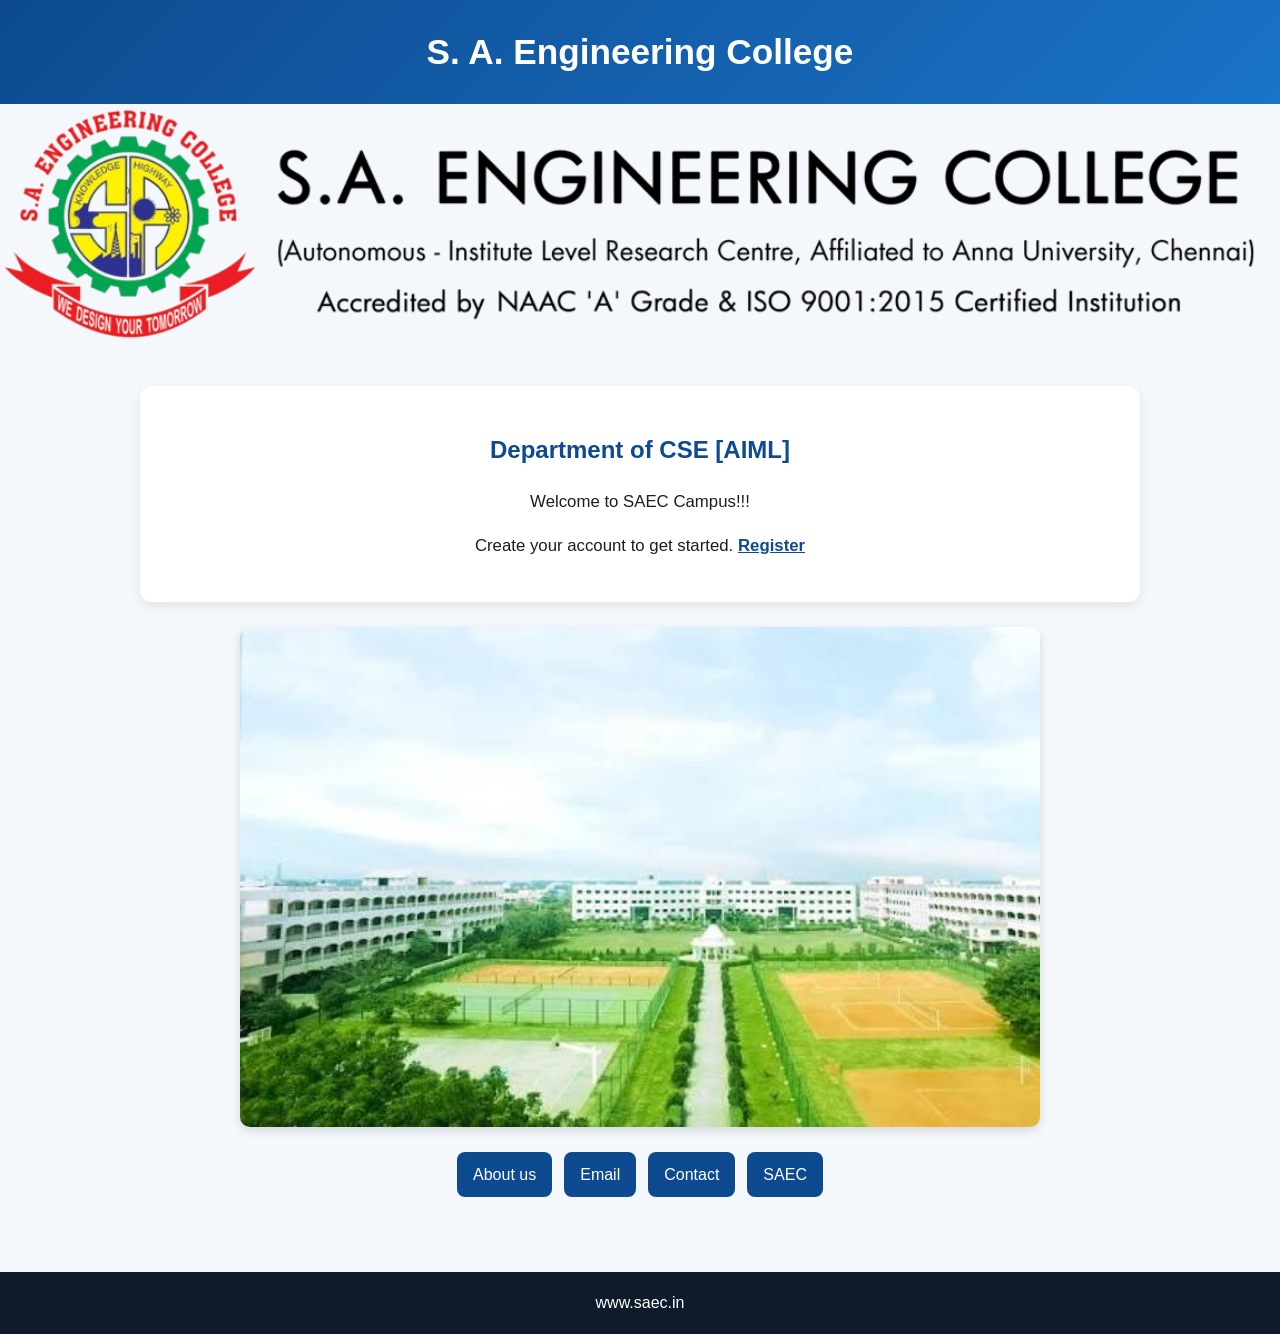
<file: doodle blue/index.html>
<!DOCTYPE html>
<html lang="en">
<head>
    <meta charset="UTF-8">
    <meta name="viewport" content="width=device-width, initial-scale=1.0">
    <meta name="description" content="SAEC college website">
    <title>S A Engineering College</title>
    <style>
        body {
            font-family: Arial, sans-serif;
            margin: 0;
            background: #f4f7fb;
            color: #1d1d1d;
            line-height: 1.6;
        }

        header {
            background: linear-gradient(135deg, #0d4a8f, #1a73c7);
            color: white;
            padding: 24px 20px;
            text-align: center;
        }

        h1 {
            margin: 0;
            font-size: 2.2rem;
        }

        h2 {
            text-align: center;
            color: #0d4a8f;
            margin: 20px 0;
        }

        main {
            max-width: 1000px;
            margin: 0 auto;
            padding: 20px;
        }

        .hero {
            text-align: center;
            background: white;
            padding: 25px;
            border-radius: 12px;
            box-shadow: 0 4px 12px rgba(0, 0, 0, 0.08);
        }

        .hero p {
            font-size: 1.05rem;
        }

        .top-logo {
            display: block;
            margin: 0 auto 20px;
            max-width: 100%;
            height: auto;
            border-radius: 8px;
        }

        .campus-image {
            display: block;
            margin: 25px auto;
            max-width: 100%;
            border-radius: 10px;
            box-shadow: 0 4px 10px rgba(0, 0, 0, 0.12);
        }

        .links {
            display: flex;
            flex-wrap: wrap;
            justify-content: center;
            gap: 12px;
            margin: 20px 0 30px;
        }

        .links a {
            text-decoration: none;
            color: white;
            background: #0d4a8f;
            padding: 10px 16px;
            border-radius: 8px;
            transition: background 0.3s ease;
        }

        .links a:hover {
            background: #083868;
        }

        .register {
            color: #0d4a8f;
            font-weight: bold;
        }

        footer {
            background: #0d1b2a;
            color: white;
            text-align: center;
            padding: 18px;
            margin-top: 25px;
        }
    </style>
</head>

<body>
    <header>
        <h1>S. A. Engineering College</h1>
    </header>

    <img class="top-logo" src="logo.png" alt="SAEC Logo" width="1500" height="250">

    <main>
        <div class="hero">
            <h2>Department of CSE [AIML]</h2>
            <p>Welcome to SAEC Campus!!!</p>
            <p>Create your account to get started. <a class="register" href="Register.html">Register</a></p>
        </div>

        <img class="campus-image" src="saec.jpg" alt="SAEC Campus" width="800" height="500">

        <nav class="links">
            <a href="about.html">About us</a>
            <a href="mailto:miruthula122@gmail.com">Email</a>
            <a href="tel:7010632732">Contact</a>
            <a href="https://saec.ac.in/" target="_blank" rel="noopener noreferrer">SAEC</a>
        </nav>
    </main>

    <footer>www.saec.in</footer>
</body>
</html>
</file>
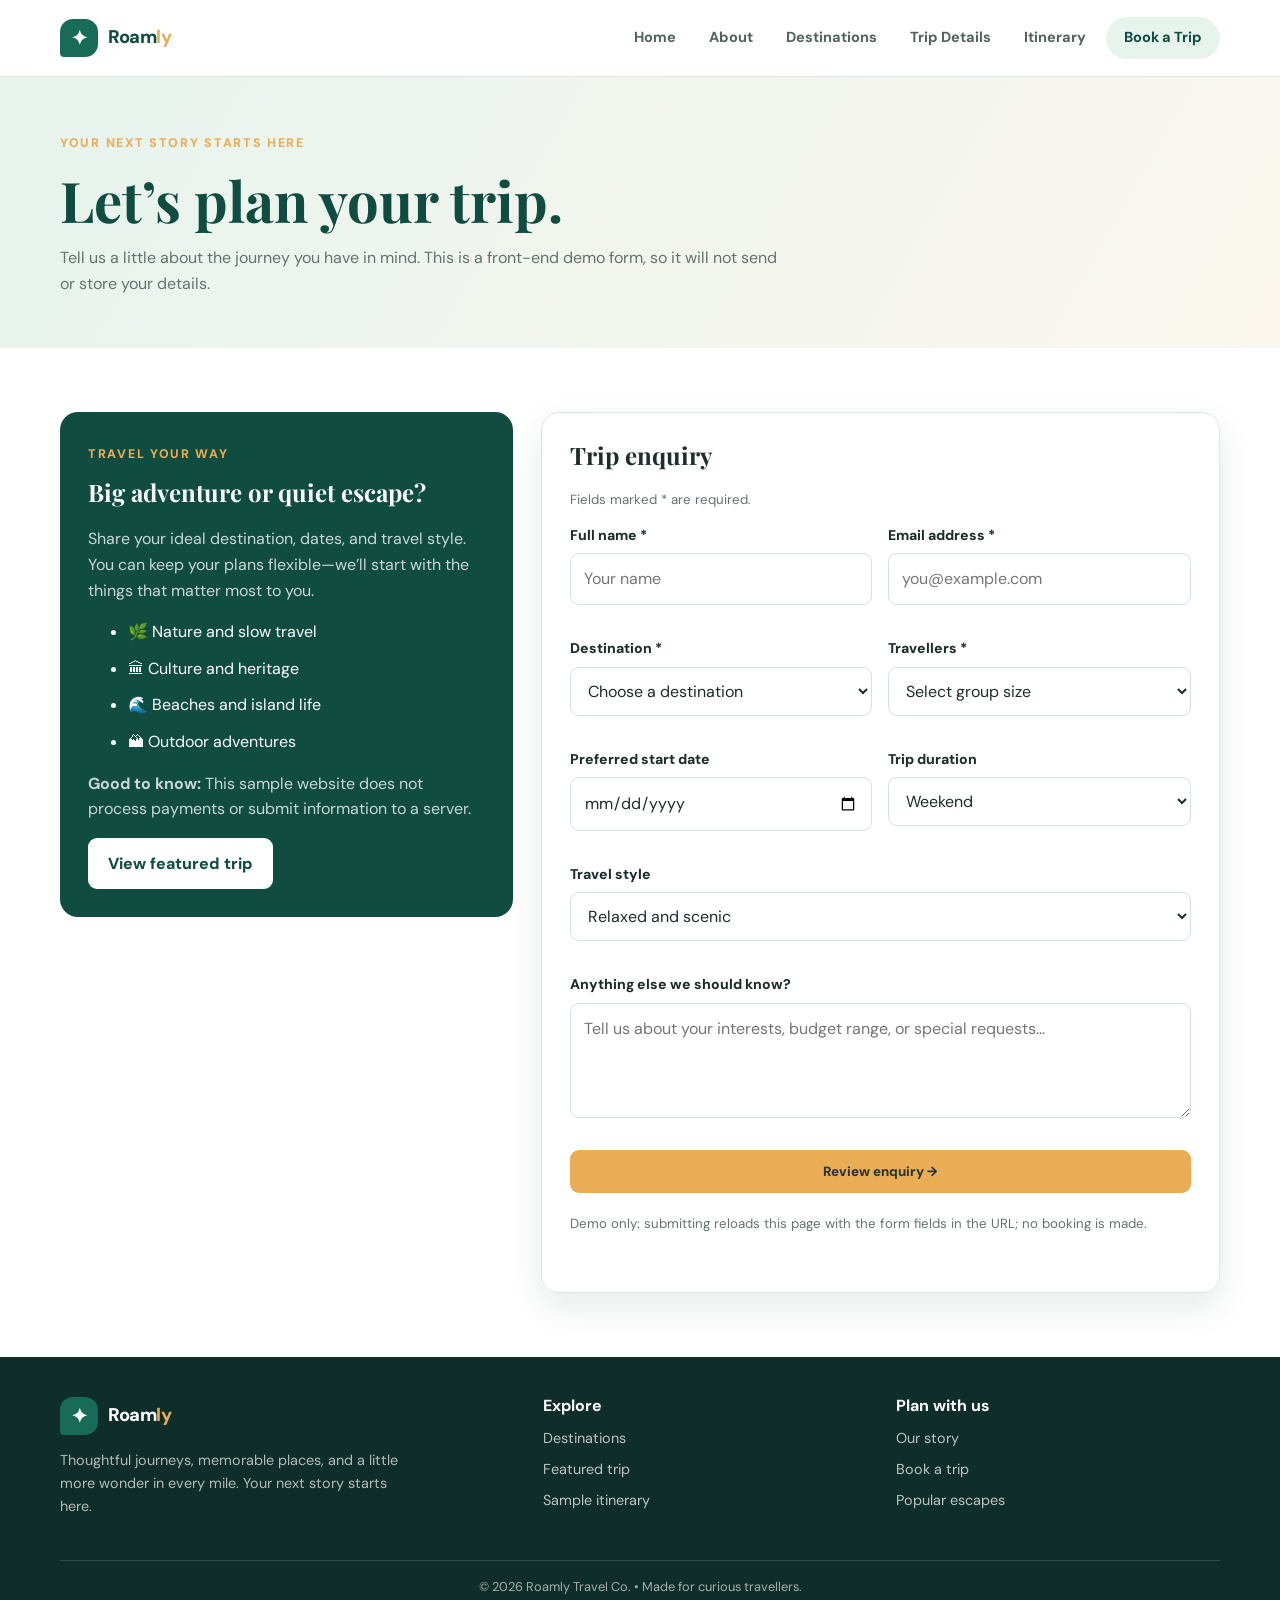
<file: booking.html>
<!DOCTYPE html>
<html lang="en">

<head>
  <meta charset="UTF-8">
  <meta name="viewport" content="width=device-width, initial-scale=1.0">
  <title>Plan a Trip | Roamly</title>
  <link rel="stylesheet" href="style.css">
</head>

<body>
  <header class="site-header">
    <div class="container nav-wrap">
      <a class="brand" href="index.html"><span class="brand-mark">✦</span><span>Roam<span><em>ly</em></span></span></a>
      <nav class="nav-links" aria-label="Main navigation">
        <a class="" href="index.html">Home</a>
        <a class="" href="about.html">About</a>
        <a class="" href="destinations.html">Destinations</a>
        <a class="" href="trip-details.html">Trip Details</a>
        <a class="" href="itinerary.html">Itinerary</a>
        <a class="active nav-cta" href="booking.html">Book a Trip</a>
      </nav>
    </div>
  </header>
  <main>
    <section class="page-banner">
      <div class="container"><span class="eyebrow">Your next story starts here</span>
        <h1>Let’s plan your trip.</h1>
        <p>Tell us a little about the journey you have in mind. This is a front-end demo form, so it will not send or
          store your details.</p>
      </div>
    </section>
    <section class="section">
      <div class="container form-layout">
        <aside class="form-aside"><span class="eyebrow">Travel your way</span>
          <h2>Big adventure or quiet escape?</h2>
          <p>Share your ideal destination, dates, and travel style. You can keep your plans flexible—we’ll start with
            the things that matter most to you.</p>
          <ul>
            <li>🌿 Nature and slow travel</li>
            <li>🏛 Culture and heritage</li>
            <li>🌊 Beaches and island life</li>
            <li>🏔 Outdoor adventures</li>
          </ul>
          <p><strong>Good to know:</strong> This sample website does not process payments or submit information to a
            server.</p><a class="btn btn-light" href="trip-details.html">View featured trip</a>
        </aside>
        <form class="form-card" action="#" method="get">
          <h2>Trip enquiry</h2>
          <p class="note">Fields marked * are required.</p>
          <div class="form-grid">
            <div class="field"><label for="name">Full name *</label><input id="name" name="name" type="text"
                placeholder="Your name" required></div>
            <div class="field"><label for="email">Email address *</label><input id="email" name="email" type="email"
                placeholder="you@example.com" required></div>
            <div class="field"><label for="destination">Destination *</label><select id="destination" name="destination"
                required>
                <option value="">Choose a destination</option>
                <option>Bali, Indonesia</option>
                <option>Swiss Alps, Switzerland</option>
                <option>Santorini, Greece</option>
                <option>New York, USA</option>
                <option>Agra, India</option>
                <option>Lake Como, Italy</option>
                <option>Not decided yet</option>
              </select></div>
            <div class="field"><label for="travellers">Travellers *</label><select id="travellers" name="travellers"
                required>
                <option value="">Select group size</option>
                <option>1 traveller</option>
                <option>2 travellers</option>
                <option>3–4 travellers</option>
                <option>5–8 travellers</option>
                <option>9+ travellers</option>
              </select></div>
            <div class="field"><label for="start">Preferred start date</label><input id="start" name="start"
                type="date"></div>
            <div class="field"><label for="duration">Trip duration</label><select id="duration" name="duration">
                <option>Weekend</option>
                <option>4–6 days</option>
                <option>7–10 days</option>
                <option>More than 10 days</option>
              </select></div>
            <div class="field full"><label for="style">Travel style</label><select id="style" name="style">
                <option>Relaxed and scenic</option>
                <option>Adventure and outdoors</option>
                <option>Culture and heritage</option>
                <option>Food and local experiences</option>
                <option>A mix of everything</option>
              </select></div>
            <div class="field full"><label for="message">Anything else we should know?</label><textarea id="message"
                name="message"
                placeholder="Tell us about your interests, budget range, or special requests..."></textarea></div>
            <div class="field full"><button class="btn btn-primary" type="submit">Review enquiry →</button>
              <p class="note">Demo only: submitting reloads this page with the form fields in the URL; no booking is
                made.</p>
            </div>
          </div>
        </form>
      </div>
    </section>
  </main>
  <footer class="site-footer">
    <div class="container">
      <div class="footer-grid">
        <div><a class="brand" href="index.html"><span class="brand-mark">✦</span><span>Roam<em>ly</em></span></a>
          <p>Thoughtful journeys, memorable places, and a little more wonder in every mile. Your next story starts here.
          </p>
        </div>
        <div>
          <h3>Explore</h3>
          <div class="footer-links"><a href="destinations.html">Destinations</a><a href="trip-details.html">Featured
              trip</a><a href="itinerary.html">Sample itinerary</a></div>
        </div>
        <div>
          <h3>Plan with us</h3>
          <div class="footer-links"><a href="about.html">Our story</a><a href="booking.html">Book a trip</a><a
              href="index.html#popular">Popular escapes</a></div>
        </div>
      </div>
      <div class="copyright">© 2026 Roamly Travel Co. • Made for curious travellers.</div>
    </div>
  </footer>
</body>

</html>
</file>
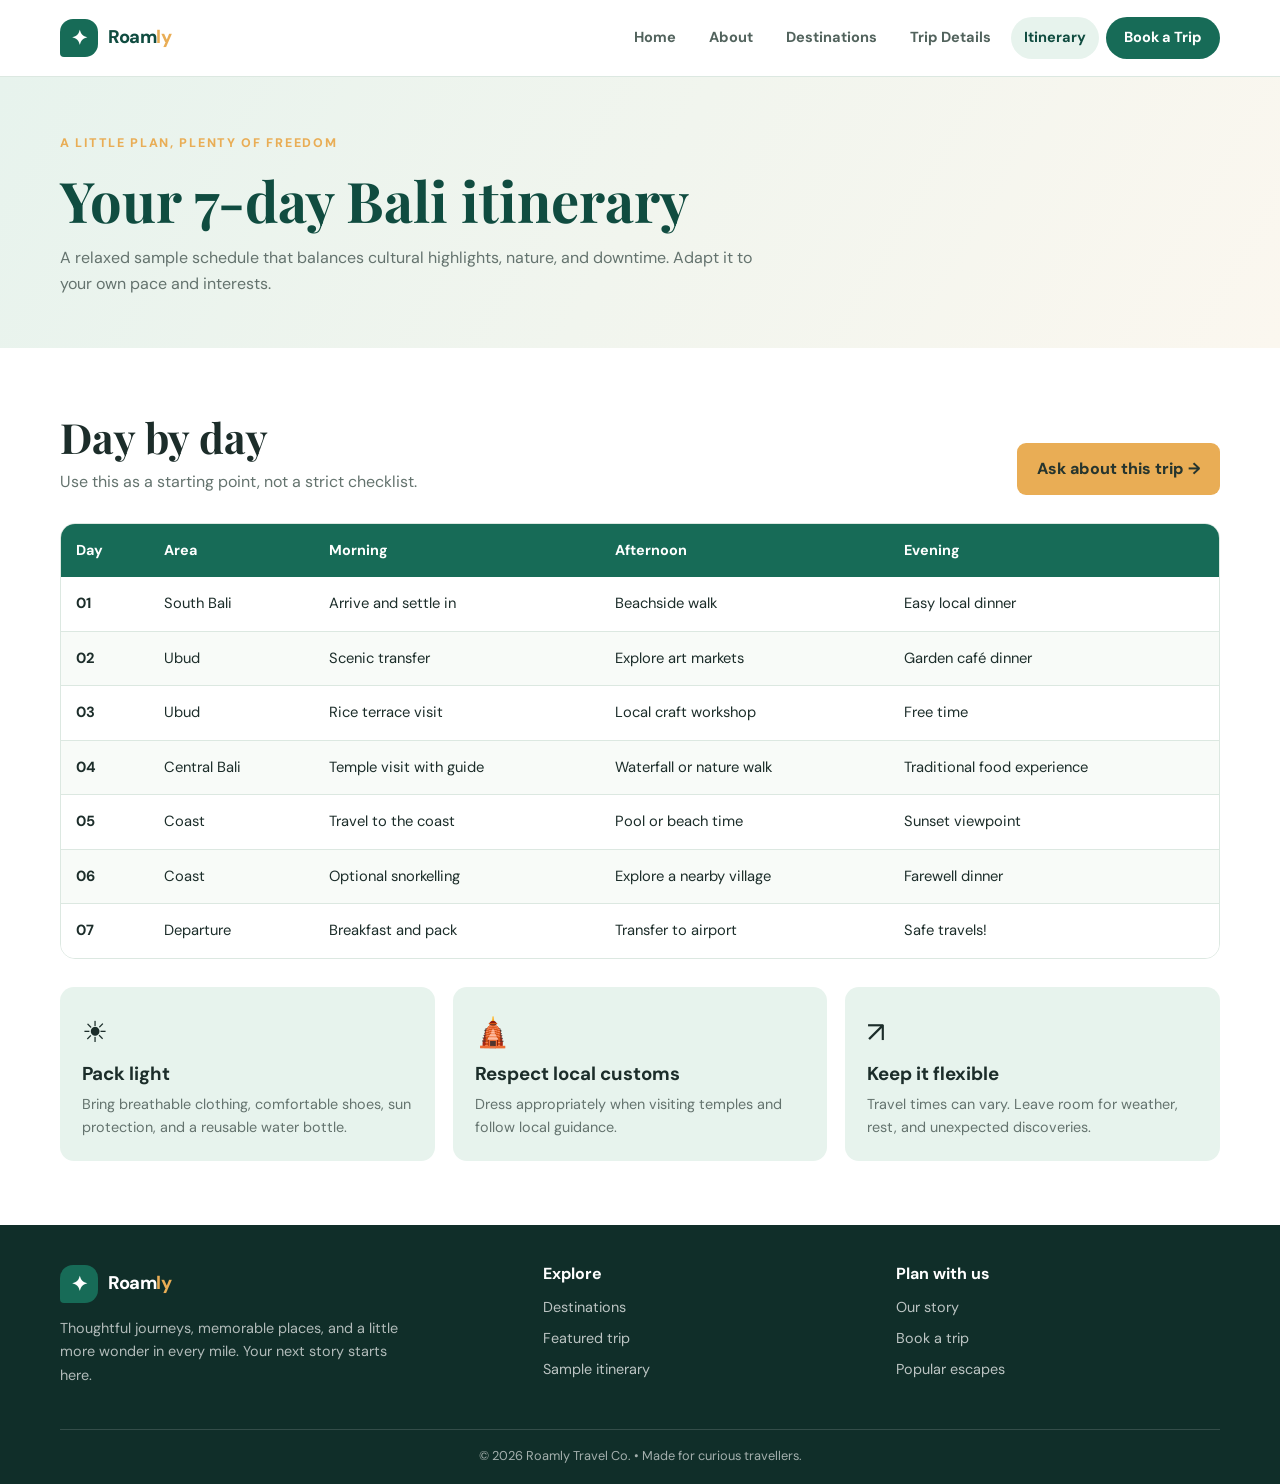
<file: itinerary.html>
<!DOCTYPE html>
<html lang="en">

<head>
  <meta charset="UTF-8">
  <meta name="viewport" content="width=device-width, initial-scale=1.0">
  <title>Sample Itinerary | Roamly</title>
  <link rel="stylesheet" href="style.css">
</head>

<body>
  <header class="site-header">
    <div class="container nav-wrap">
      <a class="brand" href="index.html"><span class="brand-mark">✦</span><span>Roam<span><em>ly</em></span></span></a>
      <nav class="nav-links" aria-label="Main navigation">
        <a class="" href="index.html">Home</a>
        <a class="" href="about.html">About</a>
        <a class="" href="destinations.html">Destinations</a>
        <a class="" href="trip-details.html">Trip Details</a>
        <a class="active" href="itinerary.html">Itinerary</a>
        <a class=" nav-cta" href="booking.html">Book a Trip</a>
      </nav>
    </div>
  </header>
  <main>
    <section class="page-banner">
      <div class="container"><span class="eyebrow">A little plan, plenty of freedom</span>
        <h1>Your 7-day Bali itinerary</h1>
        <p>A relaxed sample schedule that balances cultural highlights, nature, and downtime. Adapt it to your own pace
          and interests.</p>
      </div>
    </section>
    <section class="section">
      <div class="container">
        <div class="section-heading">
          <div>
            <h2>Day by day</h2>
            <p>Use this as a starting point, not a strict checklist.</p>
          </div><a class="btn btn-primary" href="booking.html">Ask about this trip →</a>
        </div>
        <div class="schedule-wrap">
          <table>
            <thead>
              <tr>
                <th>Day</th>
                <th>Area</th>
                <th>Morning</th>
                <th>Afternoon</th>
                <th>Evening</th>
              </tr>
            </thead>
            <tbody>
              <tr>
                <td><strong>01</strong></td>
                <td>South Bali</td>
                <td>Arrive and settle in</td>
                <td>Beachside walk</td>
                <td>Easy local dinner</td>
              </tr>
              <tr>
                <td><strong>02</strong></td>
                <td>Ubud</td>
                <td>Scenic transfer</td>
                <td>Explore art markets</td>
                <td>Garden café dinner</td>
              </tr>
              <tr>
                <td><strong>03</strong></td>
                <td>Ubud</td>
                <td>Rice terrace visit</td>
                <td>Local craft workshop</td>
                <td>Free time</td>
              </tr>
              <tr>
                <td><strong>04</strong></td>
                <td>Central Bali</td>
                <td>Temple visit with guide</td>
                <td>Waterfall or nature walk</td>
                <td>Traditional food experience</td>
              </tr>
              <tr>
                <td><strong>05</strong></td>
                <td>Coast</td>
                <td>Travel to the coast</td>
                <td>Pool or beach time</td>
                <td>Sunset viewpoint</td>
              </tr>
              <tr>
                <td><strong>06</strong></td>
                <td>Coast</td>
                <td>Optional snorkelling</td>
                <td>Explore a nearby village</td>
                <td>Farewell dinner</td>
              </tr>
              <tr>
                <td><strong>07</strong></td>
                <td>Departure</td>
                <td>Breakfast and pack</td>
                <td>Transfer to airport</td>
                <td>Safe travels!</td>
              </tr>
            </tbody>
          </table>
        </div>
        <div class="info-strip">
          <div class="info-box">
            <div class="icon">☀</div>
            <h3>Pack light</h3>
            <p>Bring breathable clothing, comfortable shoes, sun protection, and a reusable water bottle.</p>
          </div>
          <div class="info-box">
            <div class="icon">🛕</div>
            <h3>Respect local customs</h3>
            <p>Dress appropriately when visiting temples and follow local guidance.</p>
          </div>
          <div class="info-box">
            <div class="icon">↗</div>
            <h3>Keep it flexible</h3>
            <p>Travel times can vary. Leave room for weather, rest, and unexpected discoveries.</p>
          </div>
        </div>
      </div>
    </section>
  </main>
  <footer class="site-footer">
    <div class="container">
      <div class="footer-grid">
        <div><a class="brand" href="index.html"><span class="brand-mark">✦</span><span>Roam<em>ly</em></span></a>
          <p>Thoughtful journeys, memorable places, and a little more wonder in every mile. Your next story starts here.
          </p>
        </div>
        <div>
          <h3>Explore</h3>
          <div class="footer-links"><a href="destinations.html">Destinations</a><a href="trip-details.html">Featured
              trip</a><a href="itinerary.html">Sample itinerary</a></div>
        </div>
        <div>
          <h3>Plan with us</h3>
          <div class="footer-links"><a href="about.html">Our story</a><a href="booking.html">Book a trip</a><a
              href="index.html#popular">Popular escapes</a></div>
        </div>
      </div>
      <div class="copyright">© 2026 Roamly Travel Co. • Made for curious travellers.</div>
    </div>
  </footer>
</body>

</html>
</file>
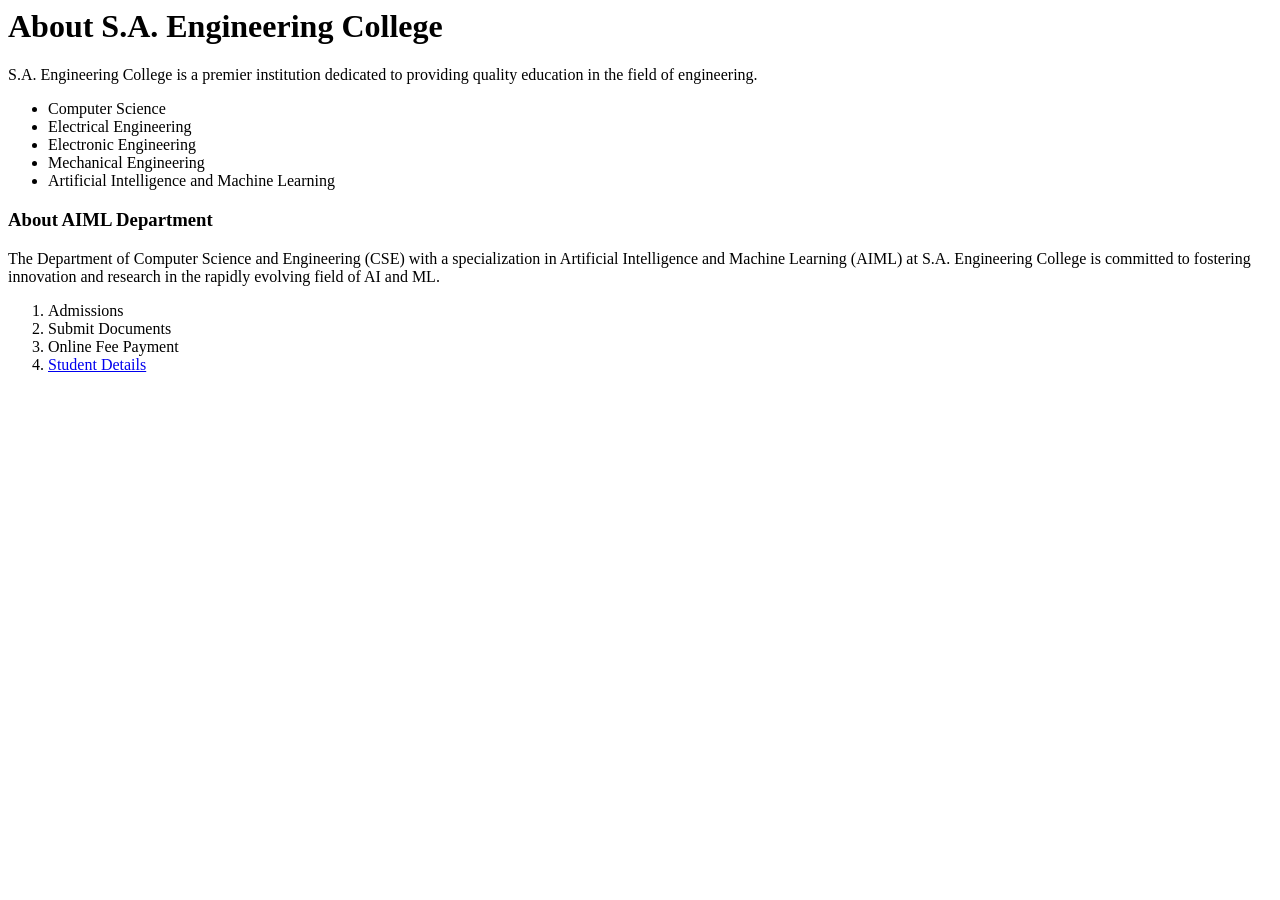
<file: doodle blue/about.html>
<html lang="en">
<head>
    <meta charset="UTF-8">
    <meta name="viewport" content="width=device-width, initial-scale=1.0">
    <meta name="description" content="SAEC college website">
    <title>About Us</title>
</head>
<body>
    <h1>About S.A. Engineering College</h1>
    <p>S.A. Engineering College is a premier institution dedicated to providing quality education in the field of engineering.</p>
    <ul>
        <li>Computer Science</li>
        <li>Electrical Engineering</li>
        <li>Electronic Engineering</li>
        <li>Mechanical Engineering</li>
        <li>Artificial Intelligence and Machine Learning</li>
    </ul>
    <h3>About AIML Department</h3>
    <p>The Department of Computer Science and Engineering (CSE) with a specialization in Artificial Intelligence and Machine Learning (AIML) at S.A. Engineering College is committed to fostering innovation and research in the rapidly evolving field of AI and ML.</p>
    <ol start="1">
        <li>Admissions</li>
        <li>Submit Documents</li>
        <li>Online Fee Payment</li>
        <li><a href="students.html">Student Details</a></li>
    </ol>
</body>
</html>
</file>
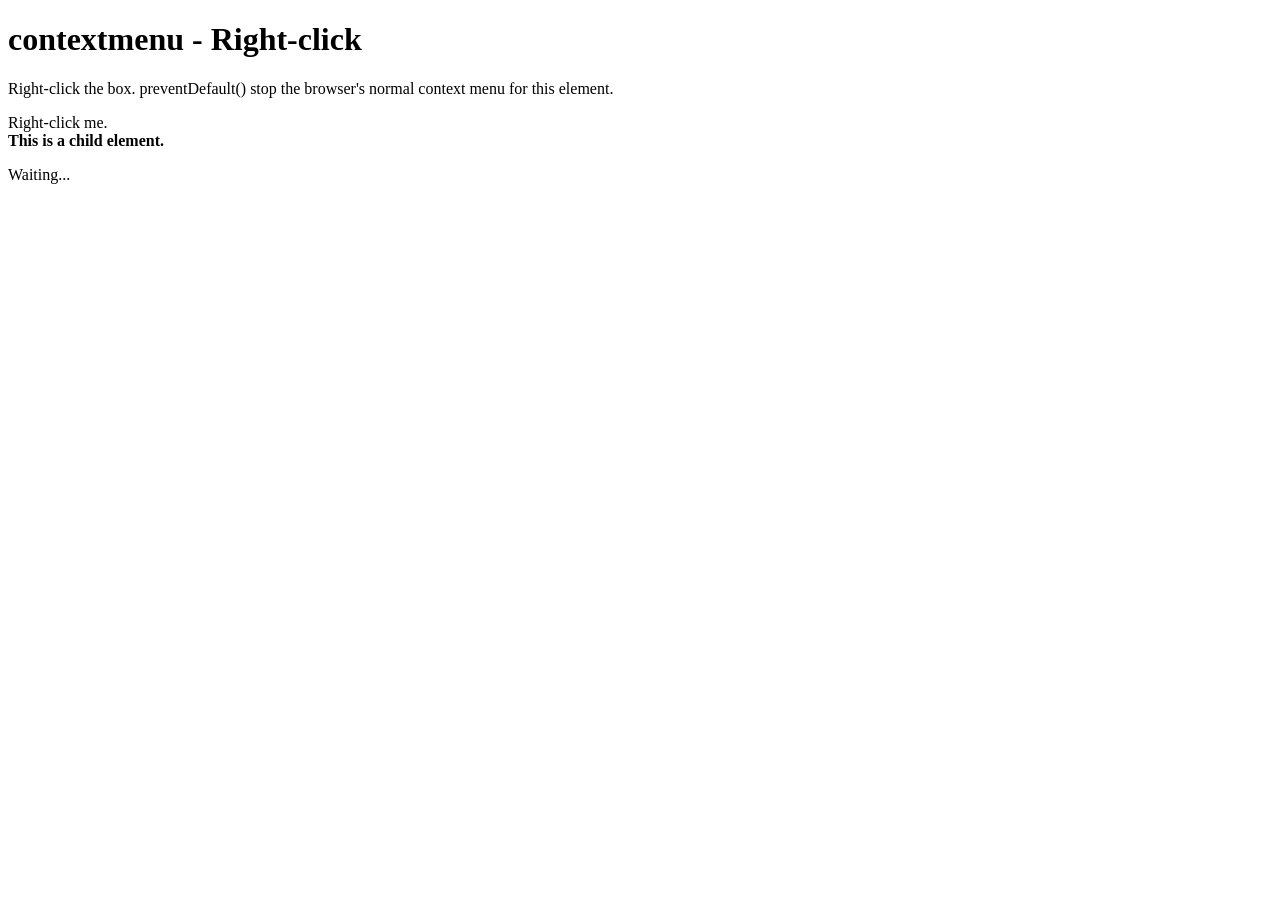
<file: doodle blue/contextmenu.html>
<!DOCTYPE html>
<html lang="en">
<head>
    <meta charset="UTF-8">
    <meta name="viewport" content="width=device-width, initial-scale=1.0">
    <title>Document</title>
</head>
<body>
    <h1>contextmenu - Right-click</h1>
    <p>Right-click the box. preventDefault() stop the browser's normal context menu for this element.</p>
    <div id="target" class="box">Right-click me.<br>
        <strong>This is a child element.</strong>
    </div><p id="result" class="result">Waiting...</p>
    <script>
        const target=document.querySelector("#target");
        const result=document.querySelector("#result");
        target.addEventListener("contextmenu", (event) =>{
            event.preventDefault();
            result.textContent="custom Right-click action";
            target.style.backgroundColor="#e9d5ff"
        });
    </script>
</body>
</html>
</file>
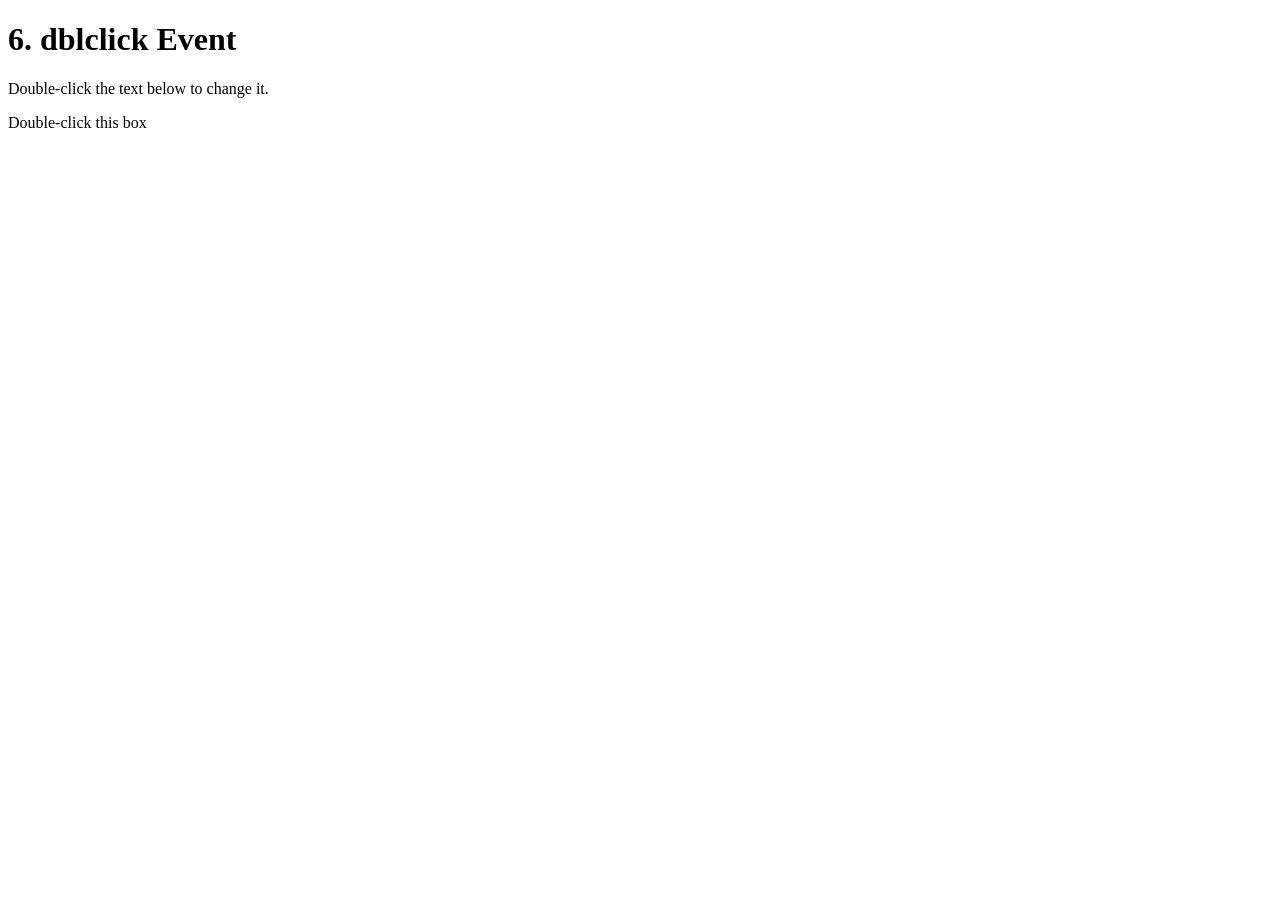
<file: doodle blue/doubleclickevevt.html>
<!DOCTYPE html>
<html lang="en">
<head>
    <meta charset="UTF-8">
    <meta name="viewport" content="width=device-width, initial-scale=1.0">
    <title>Document</title>
</head>
<body>
    <h1>6. dblclick Event </h1>
    <p>Double-click the text below to change it.</p>
    <p id="target" class="box">Double-click this box</p>
    <script>
        const target= document.querySelector("#target");
        target.addEventListener("dblclick", () =>{
            target.textContent= "You double-clicked the box!";
            target.style.backgroundColor="#bbf7d0";
        });
    </script>
</body>
</html>
</file>
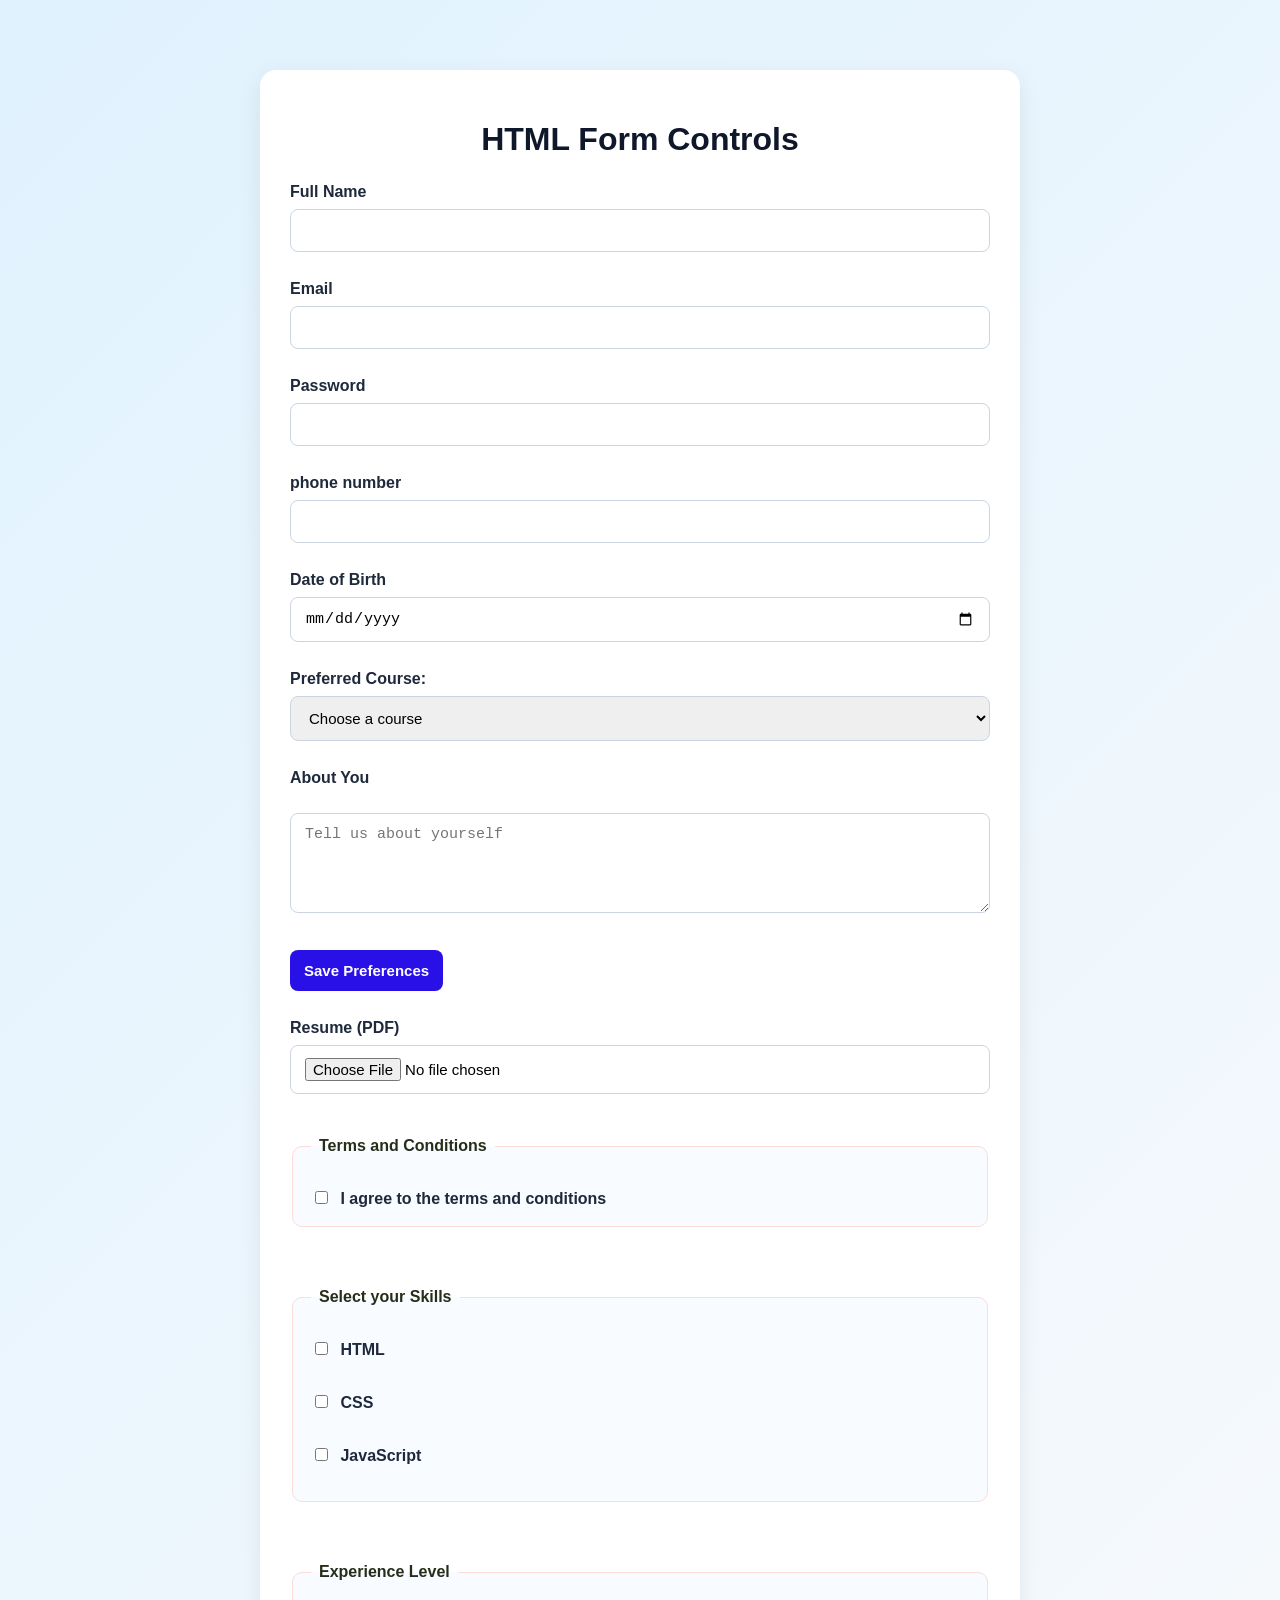
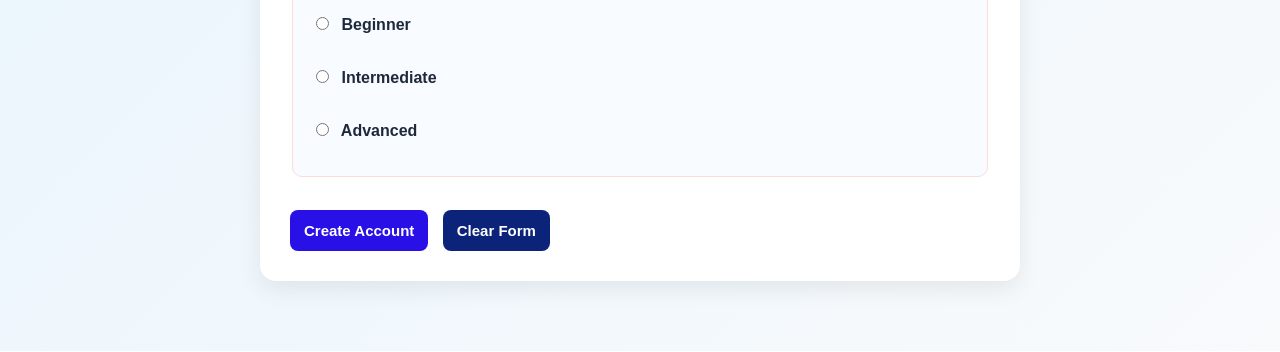
<file: doodle blue/form.html>
<!DOCTYPE html>
<html lang="en">

<head>
    <meta charset="UTF-8">
    <meta name="viewport" content="width=device-width, initial-scale=1.0">

    <title>HTML Form Controls</title>

    <link rel="stylesheet" href="style.css">
</head>

<body>

    <main>
        <h1>HTML Form Controls</h1>
        <form action="/preferences" method="post">

            <label for="fullName">Full Name</label>
            <input type="text" id="fullName" name="fullName" minlength="2" maxlength="60" required><br><br>

            <label for="email">Email</label>
            <input type="email" id="email" name="email" required><br><br>

            <label for="password">Password</label>
            <input type="password" id="password" name="password" minlength="8" required><br><br>

            <label for="phone">phone number</label>
            <input type="number" id="phone" name="phone" pattern="[0-9]{10}" required><br><br>

            <label for="dob">Date of Birth</label>
            <input type="date" id="dob" name="dob" required><br><br>

            <label for="course">Preferred Course:</label>
            <select id="course" name="course" required>
                <option value="">Choose a course</option>
                <option value="Computer Science">HTML &amp; CSS</option>
                <option value="Mechanical Engineering">Java Script</option>
                <option value="Electrical Engineering">Frontend Development</option>
            </select><br><br>
            <label for="bio">About You</label><br>
            <textarea id="bio" name="bio" rows="4" maxlength="300"
                placeholder="Tell us about yourself"></textarea><br><br>
            <button type="submit">Save Preferences</button>
            <br><br>
            <label for="resume">Resume (PDF)</label>
            <input type="file" id="resume" name="resume" accept=".pdf,applicaton/pdf">
            <br><br>
            <fieldset>
                <legend>Terms and Conditions</legend>
                <label for="terms">
                    <input type="checkbox" id="terms" name="terms" required>
                    I agree to the terms and conditions
                </label>
            </fieldset>

            </label><br><br>
            </fieldset>
            <fieldset>
                <legend>Select your Skills </legend>
                <label for="skill-html">
                    <input type="checkbox" id="skill-html" name="skills" value="HTML">
                    HTML
                </label><br>
                <label for="skill-css">
                    <input type="checkbox" id="skill-css" name="skills" value="CSS">
                    CSS
                </label><br>
                <label for="skill-js">
                    <input type="checkbox" id="skill-js" name="skills" value="JavaScript">
                    JavaScript
                </label><br>

            </fieldset>

            </label><br><br>
            </fieldset>
            <fieldset>
                <legend>Experience Level</legend>
                <label for="level-beginner">
                    <input type="radio" id="level-beginner" name="level" value="beginner" required>
                    Beginner
                </label><br>
                <label for="level-intermediate">
                    <input type="radio" id="level-intermediate" name="level" value="intermediate" required>
                    Intermediate
                </label><br>
                <label for="level-advanced">
                    <input type="radio" id="level-advanced" name="level" value="advanced" required>
                    Advanced

                </label><br>
            </fieldset><br>
            <button type="submit">Create Account</button>
            <button type="reset">Clear Form</button>
            </fieldset>




        </form>
    </main>

</body>

</html>
</file>
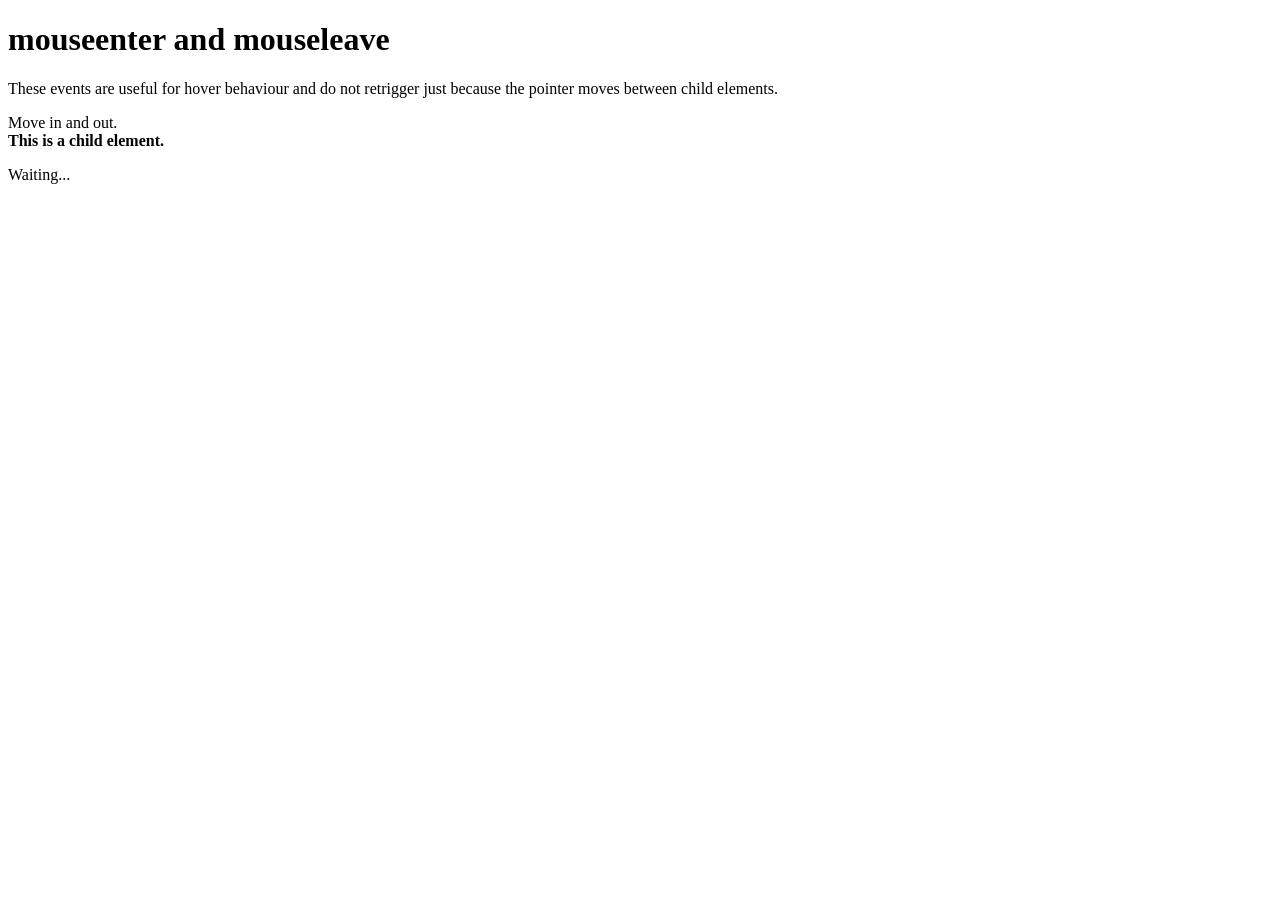
<file: doodle blue/mouseenter_mouseout.html>
<!DOCTYPE html>
<html lang="en">
<head>
    <meta charset="UTF-8">
    <meta name="viewport" content="width=device-width, initial-scale=1.0">
    <title>Document</title>
</head>
<body>
    <h1>mouseenter and mouseleave</h1>
    <p>These events are useful for hover behaviour and do not retrigger
    just because the pointer moves between child elements.</p>
    <div id="target" class="box">Move in and out.<br>
        <strong>This is a child element.</strong>
    </div><p id="result" class="result">Waiting...</p>
    <script>
        const target=document.querySelector("#target");
        const result=document.querySelector("#result");
        target.addEventListener("mouseenter", () =>{
            target.style.backgroundColor="#bbf7d0";
            result.textContent="mouseenter pointer entered the box  ";
        });
        target.addEventListener("mouseleave", () =>{
            target.style.backgroundColor="#dbeafe";
            result.textContent="mouseleave pointer left the box";
        });
    </script>
</body>
</html>
</file>
<file: style.css>
@import url('https://fonts.googleapis.com/css2?family=DM+Sans:wght@400;500;600;700&family=Playfair+Display:wght@600;700;800&display=swap');

:root {
  --green: #176b57;
  --green-dark: #104c40;
  --mint: #e7f3ed;
  --cream: #fbf7ef;
   --gold: #e9ad55;
  --ink: #1c2d2a;
  --muted: #64736e;
  --white: #ffffff;
  --line: #dce8e1;
  --shadow: 0 14px 35px rgba(20, 60, 49, .10);
}

* {
  box-sizing: border-box;
}

html {
  scroll-behavior: smooth;
}

body {
  margin: 0;
  font-family: 'DM Sans', sans-serif;
  color: var(--ink);
  background: #fff;
  line-height: 1.6;
}

a {
  color: inherit;
  text-decoration: none;
}

img {
  display: block;
  max-width: 100%;
}

.container {
  width: min(1160px, 92%);
  margin: auto;
}

.site-header {
  position: sticky;
  top: 0;
  z-index: 10;
  background: rgba(255, 255, 255, .96);
  border-bottom: 1px solid var(--line);
  backdrop-filter: blur(10px);
}

.nav-wrap {
  min-height: 76px;
  display: flex;
  align-items: center;
  justify-content: space-between;
  gap: 20px;
}

.brand {
  display: flex;
  align-items: center;
  gap: 10px;
  font-weight: 800;
  font-size: 1.15rem;
  letter-spacing: -.4px;
  color: var(--green-dark);
  white-space: nowrap;
}

.brand-mark {
  width: 38px;
  height: 38px;
  display: grid;
  place-items: center;
  color: white;
  background: var(--green);
  border-radius: 13px 13px 13px 4px;
  font-size: 1.25rem;
}

.brand span em {
  color: var(--gold);
  font-style: normal;
}

.nav-links {
  display: flex;
  flex-wrap: wrap;
  align-items: center;
  gap: 7px;
}

.nav-links a {
  padding: 9px 13px;
  font-size: .91rem;
  font-weight: 700;
  border-radius: 999px;
  color: #52635d;
  transition: .2s;
}

.nav-links a:hover,
.nav-links a.active {
  background: var(--mint);
  color: var(--green-dark);
}

.nav-links .nav-cta {
  background: var(--green);
  color: white;
  padding-inline: 18px;
}

.nav-links .nav-cta:hover {
  background: var(--green-dark);
  color: white;
}

.hero {
  padding: 62px 0 58px;
  background: linear-gradient(120deg, rgba(11, 45, 38, .82), rgba(18, 78, 62, .25)), url('https://images.unsplash.com/photo-1464822759023-fed622ff2c3b?auto=format&fit=crop&w=2000&q=85') center/cover;
  color: white;
}

.hero-content {
  max-width: 690px;
}

.eyebrow {
  display: inline-block;
  font-size: .78rem;
  font-weight: 800;
  letter-spacing: 1.7px;
  text-transform: uppercase;
  color: var(--gold);
  margin-bottom: 13px;
}

h1,
h2,
h3 {
  line-height: 1.18;
  margin-top: 0;
}

h1,
h2 {
  font-family: 'Playfair Display', serif;
}

.hero h1 {
  font-size: clamp(2.5rem, 6vw, 4.8rem);
  margin-bottom: 18px;
  letter-spacing: -1.6px;
}

.hero p {
  max-width: 580px;
  color: rgba(255, 255, 255, .88);
  font-size: 1.08rem;
  margin-bottom: 27px;
}

.btn {
  display: inline-flex;
  align-items: center;
  justify-content: center;
  gap: 8px;
  padding: 12px 19px;
  border-radius: 9px;
  font-weight: 800;
  border: 1px solid transparent;
  cursor: pointer;
  font-family: inherit;
}

.btn-primary {
  background: var(--gold);
  color: #26352e;
}

.btn-primary:hover {
  background: #f4c477;
}

.btn-light {
  background: white;
  color: var(--green-dark);
}

.btn-outline {
  border-color: var(--green);
  color: var(--green);
  background: transparent;
}

.btn-outline:hover {
  background: var(--green);
  color: white;
}

.section {
  padding: 64px 0;
}

.section-soft {
  background: var(--cream);
}

.section-heading {
  display: flex;
  align-items: end;
  justify-content: space-between;
  gap: 20px;
  margin-bottom: 28px;
}

.section-heading h2 {
  font-size: clamp(1.8rem, 4vw, 2.6rem);
  margin-bottom: 8px;
}

.section-heading p {
  color: var(--muted);
  margin: 0;
  max-width: 590px;
}

.text-link {
  color: var(--green);
  font-weight: 800;
  white-space: nowrap;
}

.grid-3 {
  display: grid;
  grid-template-columns: repeat(3, 1fr);
  gap: 23px;
}

.grid-2 {
  display: grid;
  grid-template-columns: repeat(2, 1fr);
  gap: 25px;
}

.card {
  overflow: hidden;
  border: 1px solid var(--line);
  border-radius: 17px;
  background: white;
  box-shadow: 0 7px 22px rgba(30, 70, 55, .04);
}

.card-image {
  width: 100%;
  height: 220px;
  object-fit: cover;
}

.card-body {
  padding: 20px;
}

.pill {
  display: inline-block;
  background: var(--mint);
  color: var(--green-dark);
  border-radius: 999px;
  padding: 5px 10px;
  font-size: .76rem;
  font-weight: 800;
}

.card h3 {
  margin: 12px 0 8px;
  font-size: 1.25rem;
}

.card p {
  color: var(--muted);
  margin: 0 0 16px;
  font-size: .94rem;
}

.card-meta {
  display: flex;
  flex-wrap: wrap;
  gap: 12px;
  font-size: .83rem;
  color: var(--muted);
  margin-bottom: 15px;
}

.feature-band {
  background: var(--green-dark);
  color: white;
  border-radius: 22px;
  padding: 35px;
  display: grid;
  grid-template-columns: 1.2fr 1fr;
  gap: 30px;
  align-items: center;
}

.feature-band p {
  color: rgba(255, 255, 255, .75);
  margin-bottom: 0;
}

.feature-stats {
  display: grid;
  grid-template-columns: repeat(3, 1fr);
  gap: 12px;
}

.stat {
  padding: 17px 10px;
  background: rgba(255, 255, 255, .09);
  border-radius: 13px;
  text-align: center;
}

.stat strong {
  display: block;
  font-size: 1.7rem;
  color: var(--gold);
}

.stat span {
  font-size: .78rem;
  color: rgba(255, 255, 255, .75);
}

.page-banner {
  padding: 52px 0;
  background: linear-gradient(120deg, #e7f3ed, #fbf7ef);
}

.page-banner h1 {
  font-size: clamp(2.2rem, 5vw, 3.5rem);
  color: var(--green-dark);
  margin-bottom: 12px;
}

.page-banner p {
  max-width: 720px;
  color: var(--muted);
  margin: 0;
}

.split {
  display: grid;
  grid-template-columns: 1fr 1fr;
  gap: 42px;
  align-items: center;
}

.split img {
  width: 100%;
  height: 410px;
  object-fit: cover;
  border-radius: 20px;
  box-shadow: var(--shadow);
}

.check-list {
  list-style: none;
  padding: 0;
  margin: 20px 0 25px;
}

.check-list li {
  margin: 10px 0;
  color: #4f615b;
}

.check-list li::before {
  content: '✓';
  color: var(--green);
  font-weight: 900;
  margin-right: 10px;
}

.info-strip {
  display: grid;
  grid-template-columns: repeat(3, 1fr);
  gap: 18px;
  margin-top: 28px;
}

.info-box {
  padding: 22px;
  border-radius: 14px;
  background: var(--mint);
}

.info-box .icon {
  font-size: 1.8rem;
}

.info-box h3 {
  margin: 8px 0;
}

.info-box p {
  margin: 0;
  color: var(--muted);
  font-size: .9rem;
}

.event-date {
  color: var(--green);
  font-weight: 800;
  font-size: .84rem;
}

.detail-layout {
  display: grid;
  grid-template-columns: 1.5fr .8fr;
  gap: 30px;
  align-items: start;
}

.detail-photo {
  height: 390px;
  width: 100%;
  object-fit: cover;
  border-radius: 18px;
}

.detail-panel {
  border: 1px solid var(--line);
  border-radius: 17px;
  padding: 24px;
  background: var(--cream);
}

.detail-panel h3 {
  margin-bottom: 17px;
}

.detail-row {
  display: flex;
  justify-content: space-between;
  gap: 15px;
  padding: 12px 0;
  border-bottom: 1px solid var(--line);
}

.detail-row:last-of-type {
  border-bottom: 0;
}

.detail-row span:first-child {
  color: var(--muted);
}

.schedule-wrap {
  overflow-x: auto;
  border: 1px solid var(--line);
  border-radius: 15px;
}

table {
  width: 100%;
  border-collapse: collapse;
  min-width: 650px;
  background: white;
}

th {
  background: var(--green);
  color: white;
  text-align: left;
  font-size: .9rem;
  padding: 15px;
}

td {
  padding: 15px;
  border-bottom: 1px solid var(--line);
  font-size: .92rem;
}

tr:last-child td {
  border-bottom: 0;
}

tr:nth-child(even) td {
  background: #f8fbf8;
}

.form-layout {
  display: grid;
  grid-template-columns: .8fr 1.2fr;
  gap: 28px;
  align-items: start;
}

.form-aside {
  padding: 28px;
  background: var(--green-dark);
  color: white;
  border-radius: 18px;
}

.form-aside p {
  color: rgba(255, 255, 255, .78);
}

.form-aside li {
  margin: 11px 0;
}

.form-card {
  padding: 28px;
  border: 1px solid var(--line);
  border-radius: 18px;
  box-shadow: var(--shadow);
}

.form-grid {
  display: grid;
  grid-template-columns: 1fr 1fr;
  gap: 16px;
}

.field {
  display: flex;
  flex-direction: column;
  gap: 7px;
  margin-bottom: 16px;
}

.field.full {
  grid-column: 1 / -1;
}

label {
  font-size: .88rem;
  font-weight: 800;
}

input,
select,
textarea {
  width: 100%;
  padding: 12px 13px;
  border: 1px solid #d5e1da;
  border-radius: 9px;
  background: #fff;
  color: var(--ink);
  font: inherit;
  outline: none;
}

input:focus,
select:focus,
textarea:focus {
  border-color: var(--green);
  box-shadow: 0 0 0 3px rgba(23, 107, 87, .1);
}

textarea {
  resize: vertical;
  min-height: 115px;
}

.note {
  font-size: .83rem;
  color: var(--muted);
}

.site-footer {
  background: #102e29;
  color: white;
  padding: 40px 0 18px;
}

.footer-grid {
  display: grid;
  grid-template-columns: 1.4fr 1fr 1fr;
  gap: 30px;
  padding-bottom: 28px;
}

.site-footer .brand {
  color: white;
  margin-bottom: 12px;
}

.site-footer p {
  max-width: 340px;
  color: rgba(255, 255, 255, .68);
  font-size: .9rem;
}

.site-footer h3 {
  font-size: 1rem;
  margin-bottom: 12px;
}

.footer-links {
  display: grid;
  gap: 8px;
  color: rgba(255, 255, 255, .72);
  font-size: .9rem;
}

.footer-links a:hover {
  color: var(--gold);
}

.copyright {
  border-top: 1px solid rgba(255, 255, 255, .15);
  padding-top: 16px;
  text-align: center;
  font-size: .8rem;
  color: rgba(255, 255, 255, .62);
}

.empty-state {
  text-align: center;
  padding: 30px;
  background: var(--cream);
  border-radius: 15px;
}

@media (max-width: 850px) {
  .nav-wrap {
    padding: 13px 0;
    align-items: flex-start;
    flex-direction: column;
  }

  .nav-links {
    gap: 3px;
  }

  .nav-links a {
    padding: 8px 10px;
  }

  .grid-3 {
    grid-template-columns: repeat(2, 1fr);
  }

  .split,
  .detail-layout,
  .form-layout,
  .feature-band {
    grid-template-columns: 1fr;
  }

  .split img {
    height: 320px;
  }

  .footer-grid {
    grid-template-columns: 1fr 1fr;
  }
}

@media (max-width: 560px) {

  .grid-3,
  .grid-2,
  .info-strip,
  .feature-stats,
  .footer-grid,
  .form-grid {
    grid-template-columns: 1fr;
  }

  .section {
    padding: 46px 0;
  }

  .hero {
    padding: 48px 0;
  }

  .section-heading {
    align-items: flex-start;
    flex-direction: column;
  }

  .card-image {
    height: 200px;
  }

  .detail-photo {
    height: 260px;
  }

  .form-card,
  .form-aside {
    padding: 21px;
  }
}
</file>
<file: doodle blue/style.css>
body {
    font-family: Arial, sans-serif;
    background: linear-gradient(135deg, #e0f2fe, #f8fafc);
    margin: 0;
    padding: 30px;
}

main {
    max-width: 700px;
    margin: 40px auto;
    background: #ffffff;
    padding: 30px;
    border-radius: 16px;
    box-shadow: 0 8px 25px rgba(0, 0, 0, 0.08);
}

h1 {
    text-align: center;
    color: #0f172a;
    margin-bottom: 25px;
}

label {
    display: block;
    font-weight: 600;
    margin-top: 10px;
    color: #1e293b;
}

input, select, textarea, button {
    width: 100%;
    padding: 12px 14px;
    margin-top: 8px;
    border: 1px solid #cbd5e1;
    border-radius: 8px;
    font-size: 15px;
    box-sizing: border-box;
}

input:focus, select:focus, textarea:focus {
    outline: none;
    border-color: #eb8825;
    box-shadow: 0 0 0 3px rgba(37, 99, 235, 0.15);
}

textarea {
    min-height: 100px;
    resize: vertical;
}

fieldset {
    margin-top: 25px;
    border: 1px solid #fedbdb;
    border-radius: 10px;
    padding: 18px;
    background: #f8fbff;
}

legend {
    padding: 0 8px;
    color: #262e19;
    font-weight: 700;
}

input[type="checkbox"],
input[type="radio"] {
    width: auto;
    margin-right: 8px;
    accent-color: #2563eb;
}

button {
    width: auto;
    background: #2910e7;
    color: rgb(255, 255, 255);
    border: none;
    cursor: pointer;
    font-weight: 600;
    margin-top: 15px;
    margin-right: 10px;
    transition: 0.3s ease;
}

button:hover {
    background: #1d4ed8;
}

button[type="reset"] {
    background: #0b2378;
}

button[type="reset"]:hover {
    background: #474b69;
}
</file>
